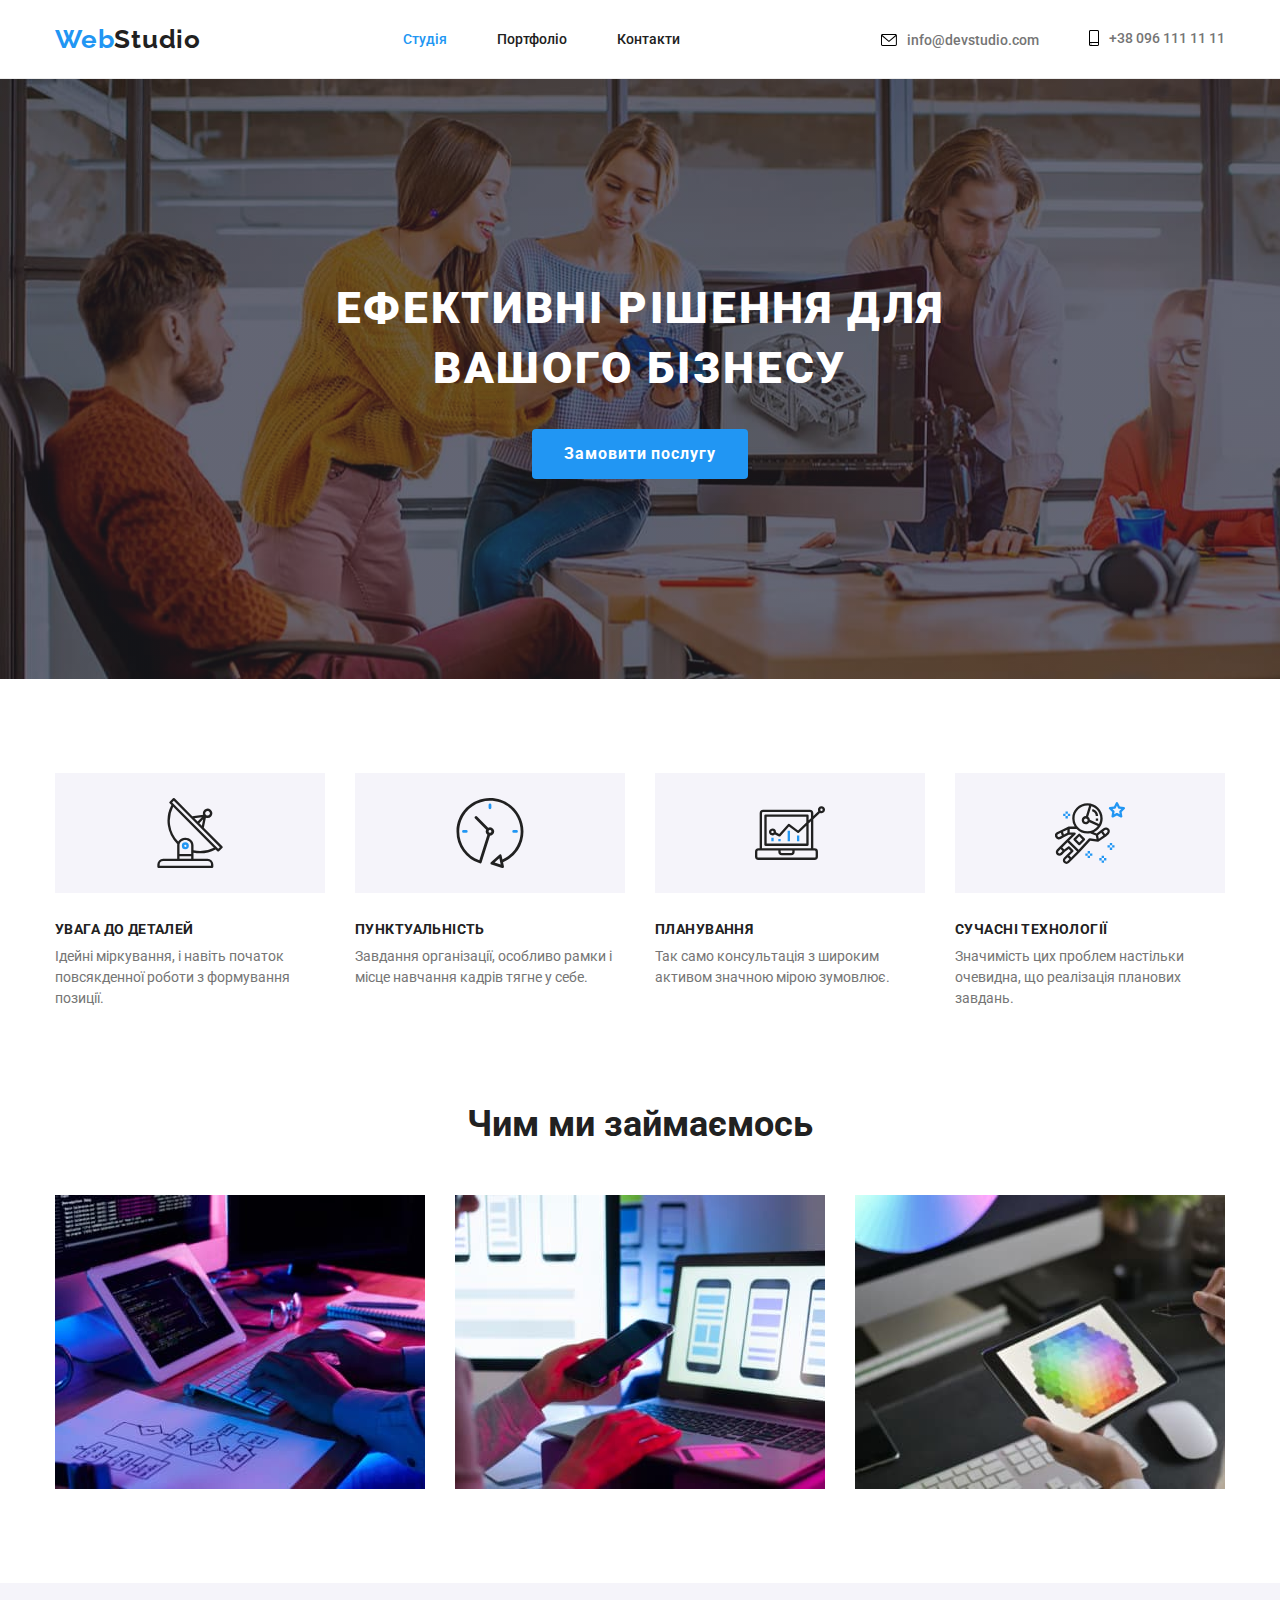
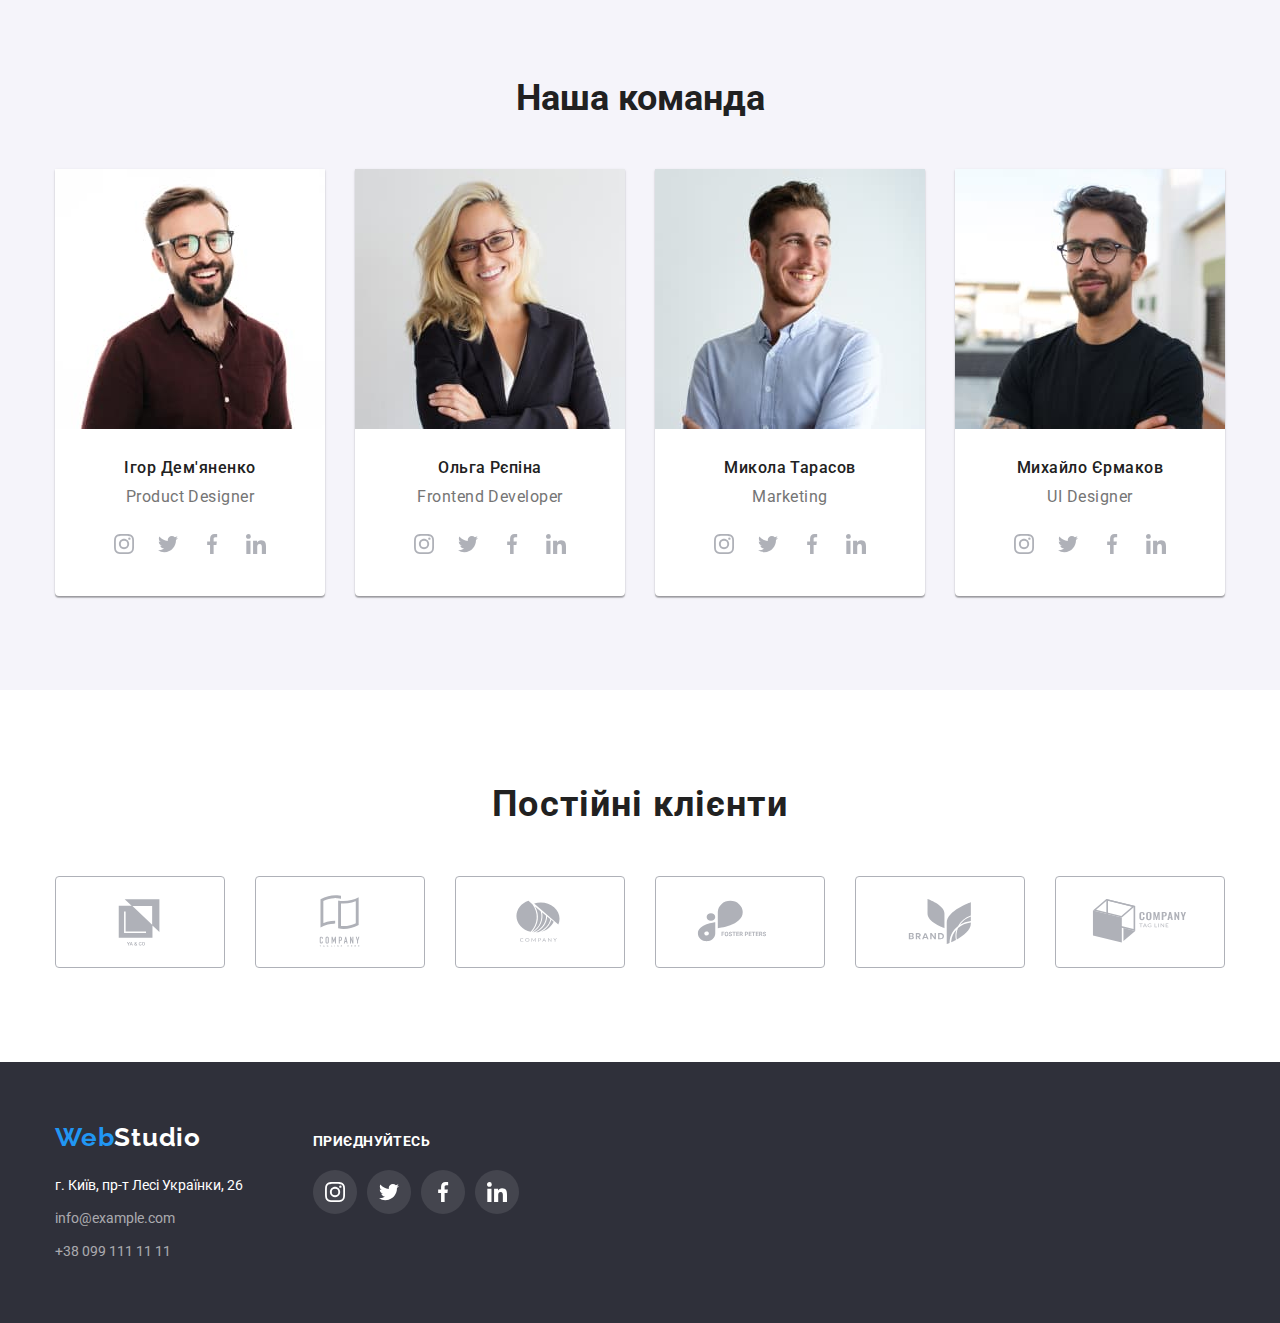
<file: index.html>
<!DOCTYPE html>
<html lang="uk">
  <head>
    <meta charset="UTF-8" />
    <meta http-equiv="X-UA-Compatible" content="IE=edge" />
    <meta name="viewport" content="width=device-width, initial-scale=1.0" />
    <title>Студія</title>
    <link
      href="https://fonts.googleapis.com/css2?family=Raleway:wght@700&family=Roboto:wght@400;500;700;900&display=swap"
      rel="stylesheet"
    />
    <link rel="stylesheet" href="./css/modern-normalize.css" />
    <link rel="stylesheet" href="./css/style.css" />
  </head>
  <body>
    <!-- HEADER -->
    <header>
      <div class="container header">
        <a href="./index.html" class="header-logo"><span>Web</span>Studio</a>
        <nav>
          <ul class="header-list">
            <li class="header-item">
              <a href="./index.html" class="header-link current">Студія</a>
            </li>
            <li class="header-item">
              <a href="./portfolio.html" class="header-link special"
                >Портфоліо</a
              >
            </li>
            <li class="header-item">
              <a href="#" class="header-link">Контакти</a>
            </li>
          </ul>
        </nav>
        <ul class="header-list">
          <li class="header-item">
            <a href="mailto:info@devstudio.com" class="header-contact special">
              <svg
                class="header-icon"
                width="16"
                height="12">
                <use href="./images/icons.svg#icon-envelope"></use>
              </svg>
              info@devstudio.com</a
            >
          </li>
          <li class="header-item">
            <a href="tel:+380961111111" class="header-contact">
              <svg
                class="header-icon"
                width="10"
                height="16"
              >
              <use href="./images/icons.svg#icon-smartphone"></use>
              </svg>
              +38 096 111 11 11</a
            >
          </li>
        </ul>
      </div>
    </header>
    <!-- BEGIN MAIN -->
    <main>
      <!-- FIRST SECTION -->
      <section class="hero section">
        <div class="container hero-container">
          <h1 class="hero-title">Ефективні рішення для вашого бізнесу</h1>
          <button type="button" class="hero-btn">Замовити послугу</button>
        </div>
      </section>
      <!-- SECOND SECTION -->
      <section class="content section">
        <div class="container">
          <h2 class="visually-hidden">Переваги</h2>
          <ul class="content-list">
            <li class="content-item">
              <div class="icon-container">
                <svg class="icon-antenna" width="70" height="70">
                  <use href="./images/icons.svg#icon-antenna-1"></use>
                </svg>
              </div>
              <h3 class="item-title">Увага до деталей</h3>
              <p class="item-text">
                Ідейні міркування, і навіть початок повсякденної роботи з
                формування позиції.
              </p>
            </li>
            <li class="content-item other">
              <div class="icon-container">
                <svg class="icon-clock" width="70" height="70">
                  <use href="./images/icons.svg#icon-clock-1"></use>
                </svg>
              </div>
              <h3 class="item-title">Пунктуальність</h3>
              <p class="item-text">
                Завдання організації, особливо рамки і місце навчання кадрів
                тягне у себе.
              </p>
            </li>
            <li class="content-item another">
              <div class="icon-container">
                <svg class="icon-diagram" width="70" height="70">
                  <use href="./images/icons.svg#icon-diagram-1"></use>
                </svg>
              </div>
              <h3 class="item-title">Планування</h3>
              <p class="item-text">
                Так само консультація з широким активом значною мірою зумовлює.
              </p>
            </li>
            <li class="content-item">
              <div class="icon-container">
                <svg class="icon-astronaut" width="70" height="70">
                  <use href="./images/icons.svg#icon-astronaut-1"></use>
                </svg>
              </div>
              <h3 class="item-title">Сучасні технології</h3>
              <p class="item-text">
                Значимість цих проблем настільки очевидна, що реалізація
                планових завдань.
              </p>
            </li>
          </ul>
        </div>
      </section>
      <!-- THIRD SECTION -->
      <section class="holder section">
        <div class="container">
          <h2 class="holder-caption">Чим ми займаємось</h2>
          <ul class="holder-list">
            <li class="holder-item">
              <img
                src="./images/develop.jpg"
                alt="Розробка"
                width="370"
                height="294"
              />
            </li>
            <li class="holder-item">
              <img
                src="./images/marketing.jpg"
                alt="Маркетинг"
                width="370"
                height="294"
              />
            </li>
            <li class="holder-item">
              <img
                src="./images/design.jpg"
                alt="Дизайн"
                width="370"
                height="294"
              />
            </li>
          </ul>
        </div>
      </section>
      <!-- FOURTH SECTION -->
      <section class="box section">
        <div class="container">
          <h2 class="box-headline">Наша команда</h2>
          <ul class="box-list">
            <li class="box-item">
              <img
                src="./images/first-employee.jpg"
                alt="Працівник"
                width="270"
              />
              <h3 class="box-title">Ігор Дем'яненко</h3>
              <p class="box-text">Product Designer</p>
              <ul class="network-links-list">
                <li class="network-link-item"><a href="" class="network-link">
                  <svg class="network" width="20" height="20">
                    <use href="./images/icons.svg#icon-instagram-2"></use>
                  </svg>
                </a></li>
                <li class="network-link-item"><a href="" class="network-link">
                  <svg class="network" width="20" height="20">
                    <use href="./images/icons.svg#icon-twitter-1"></use>
                  </svg>
                </a></li>
                <li class="network-link-item"><a href="" class="network-link">
                  <svg class="network" width="20" height="20">
                    <use href="./images/icons.svg#icon-facebook-1"></use>
                  </svg>
                </a></li>
                <li class="network-link-item"><a href="" class="network-link">
                  <svg class="network" width="20" height="20">
                    <use href="./images/icons.svg#icon-linkedin-1"></use>
                  </svg>
                </a></li>
              </ul>
            </li>
            <li class="box-item">
              <img
                src="./images/second-employee.jpg"
                alt="Працівник"
                width="270"
              />
              <h3 class="box-title">Ольга Рєпіна</h3>
              <p class="box-text">Frontend Developer</p>
              <ul class="network-links-list">
                <li class="network-link-item"><a href="" class="network-link">
                  <svg class="network" width="20" height="20">
                    <use href="./images/icons.svg#icon-instagram-2"></use>
                  </svg>
                </a></li>
                <li class="network-link-item"><a href="" class="network-link">
                  <svg class="network" width="20" height="20">
                    <use href="./images/icons.svg#icon-twitter-1"></use>
                  </svg>
                </a></li>
                <li class="network-link-item"><a href="" class="network-link">
                  <svg class="network" width="20" height="20">
                    <use href="./images/icons.svg#icon-facebook-1"></use>
                  </svg>
                </a></li>
                <li class="network-link-item"><a href="" class="network-link">
                  <svg class="network" width="20" height="20">
                    <use href="./images/icons.svg#icon-linkedin-1"></use>
                  </svg>
                </a></li>
              </ul>
            </li>
            <li class="box-item">
              <img
                src="./images/third-employee.jpg"
                alt="Працівник"
                width="270"
              />
              <h3 class="box-title">Микола Тарасов</h3>
              <p class="box-text">Marketing</p>
              <ul class="network-links-list">
                <li class="network-link-item"><a href="" class="network-link">
                  <svg class="network" width="20" height="20">
                    <use href="./images/icons.svg#icon-instagram-2"></use>
                  </svg>
                </a></li>
                <li class="network-link-item"><a href="" class="network-link">
                  <svg class="network" width="20" height="20">
                    <use href="./images/icons.svg#icon-twitter-1"></use>
                  </svg>
                </a></li>
                <li class="network-link-item"><a href="" class="network-link">
                  <svg class="network" width="20" height="20">
                    <use href="./images/icons.svg#icon-facebook-1"></use>
                  </svg>
                </a></li>
                <li class="network-link-item"><a href="" class="network-link">
                  <svg class="network" width="20" height="20">
                    <use href="./images/icons.svg#icon-linkedin-1"></use>
                  </svg>
                </a></li>
              </ul>
            </li>
            <li class="box-item">
              <img
                src="./images/fourth-employee.jpg"
                alt="Працівник"
                width="270"
              />
              <h3 class="box-title">Михайло Єрмаков</h3>
              <p class="box-text">UI Designer</p>
              <ul class="network-links-list">
                <li class="network-link-item"><a href="" class="network-link">
                  <svg class="network" width="20" height="20">
                    <use href="./images/icons.svg#icon-instagram-2"></use>
                  </svg>
                </a></li>
                <li class="network-link-item"><a href="" class="network-link">
                  <svg class="network" width="20" height="20">
                    <use href="./images/icons.svg#icon-twitter-1"></use>
                  </svg>
                </a></li>
                <li class="network-link-item"><a href="" class="network-link">
                  <svg class="network" width="20" height="20">
                    <use href="./images/icons.svg#icon-facebook-1"></use>
                  </svg>
                </a></li>
                <li class="network-link-item"><a href="" class="network-link">
                  <svg class="network" width="20" height="20">
                    <use href="./images/icons.svg#icon-linkedin-1"></use>
                  </svg>
                </a></li>
              </ul>
            </li>
          </ul>
        </div>
      </section>
      <section class="clients section">
        <div class="container">
          <h2 class="clients-section-title">Постійні клієнти</h2>
          <ul class="clients-list">
            <li class="clients-item">
                <svg class="clients-icon" width=" 106" height="60">
                  <use href="./images/icons.svg#icon-Logo"></use>
                </svg>
            </li>
            <li class="clients-item">
                <svg class="clients-icon" width=" 106" height="60">
                  <use href="./images/icons.svg#icon-Logo2"></use>
                </svg>
            </li>
            <li class="clients-item">
                <svg class="clients-icon" width=" 106" height="60">
                  <use href="./images/icons.svg#icon-Logo3"></use>
                </svg>
            </li>
            <li class="clients-item">
                <svg class="clients-icon" width=" 106" height="60">
                  <use href="./images/icons.svg#icon-Logo4"></use>
                </svg>
            </li>
            <li class="clients-item">
                <svg class="clients-icon" width=" 106" height="60">
                  <use href="./images/icons.svg#icon-Logo5"></use>
                </svg>
            </li>
            <li class="clients-item">
                <svg class="clients-icon" width=" 106" height="60">
                  <use href="./images/icons.svg#icon-Logo6"></use>
                </svg>
            </li>
          </ul>
        </div>
      </section>
      <!-- END MAIN -->
    </main>
    <!-- BEGIN FOOTER -->
    <footer class="footer">
      <div class="container">
        <div class="footer-container">
          <div class="address-container">
            <a href="./index.html" class="footer-logo"><span>Web</span>Studio</a>
            <address class="address">
              <ul class="footer-list">
                <li class="footer-item">
                  <a
                    href="https://www.google.com/maps/place/%D0%B1%D1%83%D0%BB%D1%8C%D0%B2%D0%B0%D1%80+%D0%9B%D0%B5%D1%81%D1%96+%D0%A3%D0%BA%D1%80%D0%B0%D1%97%D0%BD%D0%BA%D0%B8,+26,+%D0%9A%D0%B8%D1%97%D0%B2,+%D0%A3%D0%BA%D1%80%D0%B0%D1%97%D0%BD%D0%B0,+02000/data=!4m2!3m1!1s0x40d4cf0e033ecbe9:0x57a4dffefec77da0?sa=X&ved=2ahUKEwjnmKaF4vr4AhWhmIsKHePqBRAQ8gF6BAgGEAE"
                    target="_blank"
                    class="footer-link inner"
                  >
                    г. Київ, пр-т Лесі Українки, 26</a
                  >
                </li>
                <li class="footer-item">
                  <a href="mailto:info@example.com" class="footer-link"
                    >info@example.com
                  </a>
                </li>
                <li class="footer-item">
                  <a href="tel:+380991111111" class="footer-link"
                    >+38 099 111 11 11
                  </a>
                </li>
              </ul>
            </address>
          </div>
          <div class="network-container">
            <h3 class="footer-network-title">Приєднуйтесь</h3>
            <ul class="footer-network-list">
              <li class="footer-network-link-item">
                <a href="" class="footer-network-link">
                  <svg class="footer-network" width="20" height="20">
                    <use href="./images/icons.svg#icon-instagram-2"></use>
                  </svg>
                </a>
              </li>
              <li class="footer-network-link-item">
                <a href="" class="footer-network-link">
                  <svg class="footer-network" width="20" height="20">
                    <use href="./images/icons.svg#icon-twitter-1"></use>
                  </svg>
                </a>
              </li>
              <li class="footer-network-link-item">
                <a href="" class="footer-network-link">
                  <svg class="footer-network" width="20" height="20">
                    <use href="./images/icons.svg#icon-facebook-1"></use>
                  </svg>
                </a>
              </li>
              <li class="footer-network-link-item">
                <a href="" class="footer-network-link">
                  <svg class="footer-network" width="20" height="20">
                    <use href="./images/icons.svg#icon-linkedin-1"></use>
                  </svg>
                </a>
              </li>
            </ul>
          </div>
        </div>
      </div>
    </footer>
    <!-- END FOOTER -->
  </body>
</html>
</file>
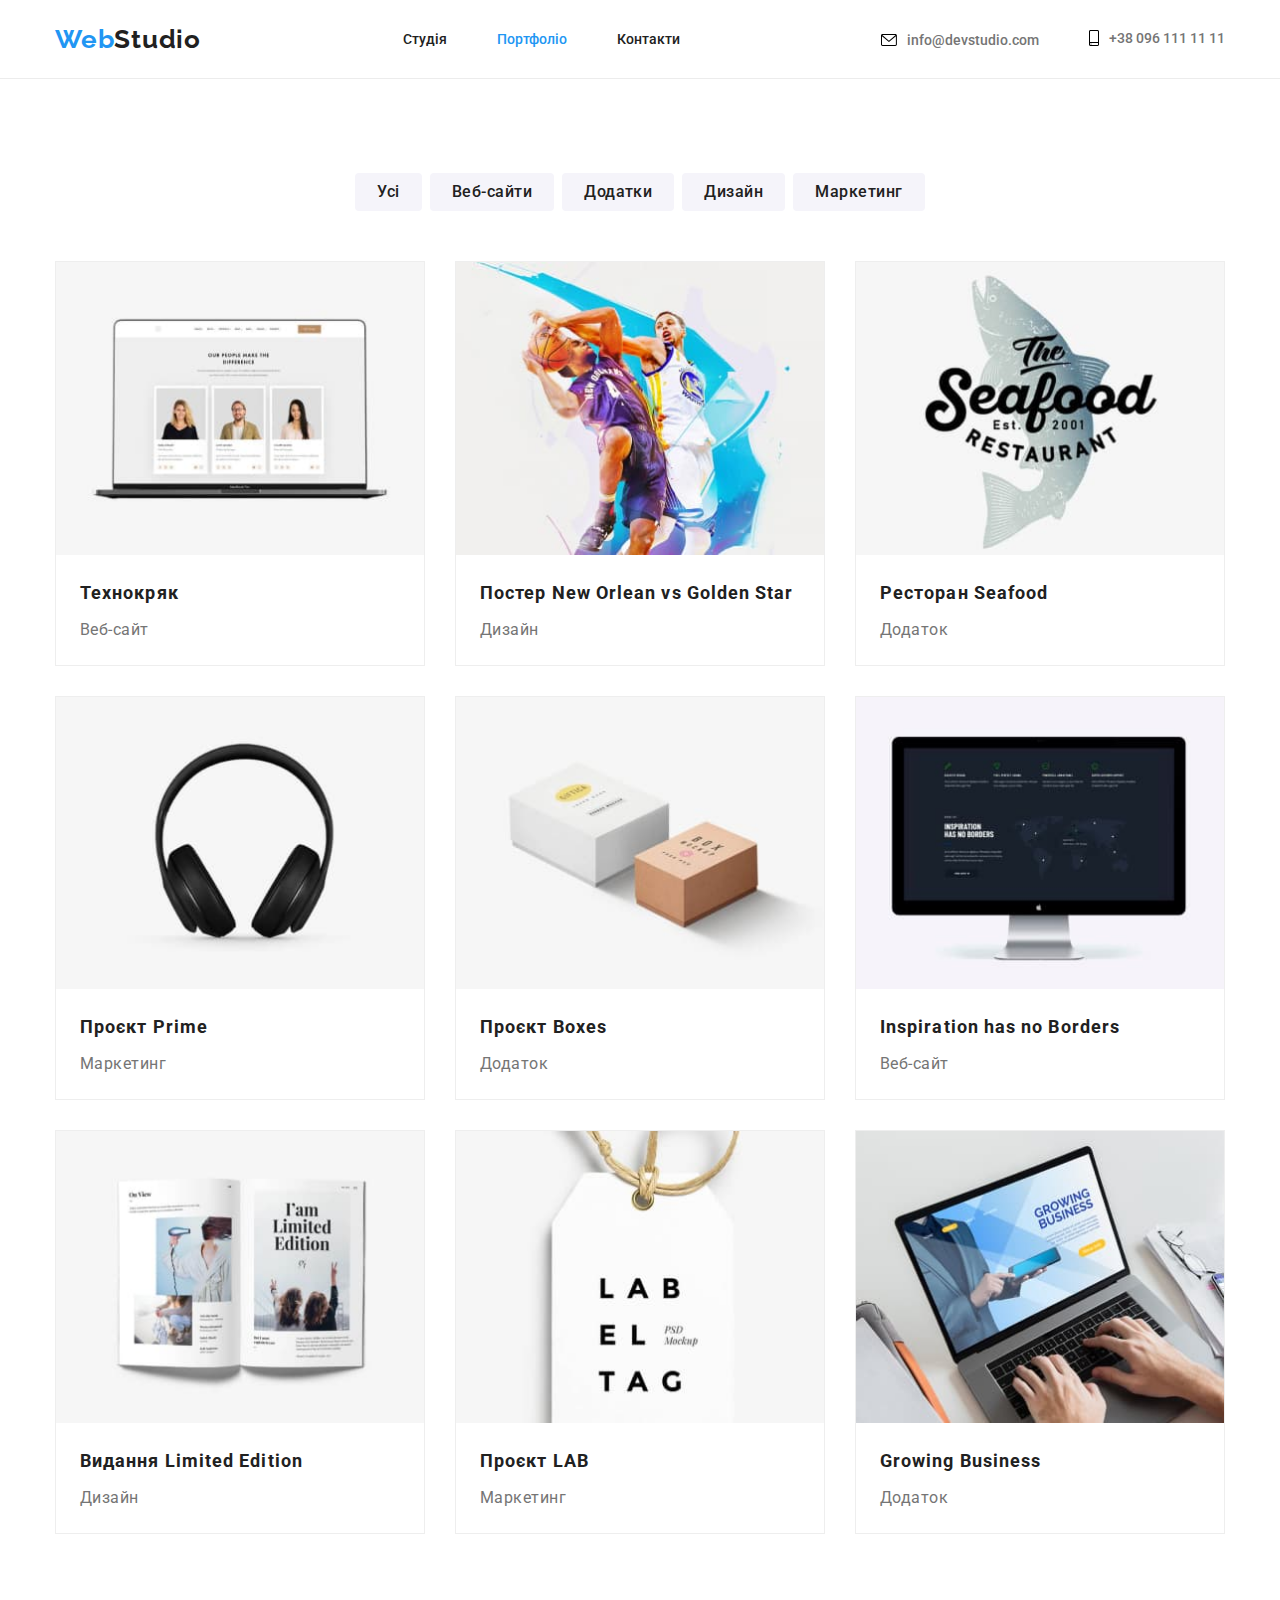
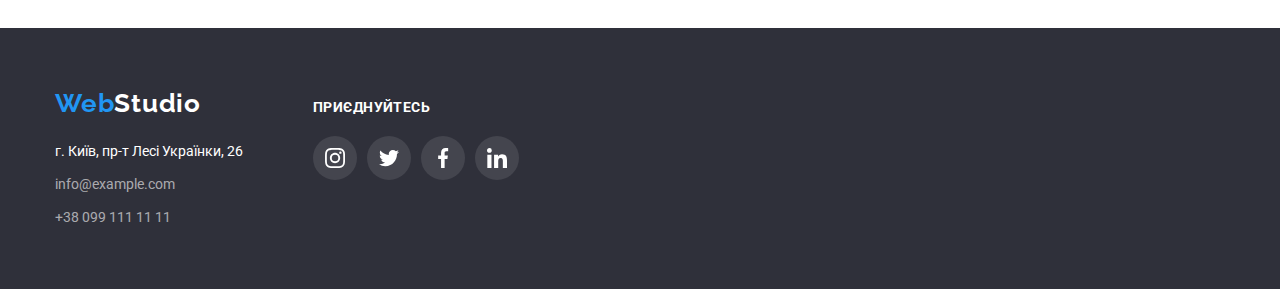
<file: portfolio.html>
<!DOCTYPE html>
<html lang="uk">
  <head>
    <meta charset="UTF-8" />
    <meta http-equiv="X-UA-Compatible" content="IE=edge" />
    <meta name="viewport" content="width=device-width, initial-scale=1.0" />
    <title>Портфоліо</title>
    <link
      href="https://fonts.googleapis.com/css2?family=Raleway:wght@700&family=Roboto:wght@400;500;700;900&display=swap"
      rel="stylesheet"
    />
    <link rel="stylesheet" href="./css/modern-normalize.css" />
    <link rel="stylesheet" href="./css/style.css" />
  </head>
  <body>
    <!-- HEADER -->
    <header>
      <div class="container header">
        <a href="./index.html" class="header-logo"><span>Web</span>Studio</a>
        <nav>
          <ul class="header-list">
            <li class="header-item">
              <a href="./index.html" class="header-link">Студія</a>
            </li>
            <li class="header-item">
              <a href="./portfolio.html" class="header-link special current"
                >Портфоліо</a
              >
            </li>
            <li class="header-item">
              <a href="#" class="header-link">Контакти</a>
            </li>
          </ul>
        </nav>
        <ul class="header-list">
          <li class="header-item">
            <a href="mailto:info@devstudio.com" class="header-contact special"
              >
              <svg
                class="header-icon"
                width="16"
                height="12">
                <use href="./images/icons.svg#icon-envelope"></use>
              </svg>
              info@devstudio.com</a
            >
          </li>
          <li class="header-item">
            <a href="tel:+380961111111" class="header-contact"
              >
              <svg
                class="header-icon"
                width="10"
                height="16"
              >
              <use href="./images/icons.svg#icon-smartphone"></use>
              </svg>
              +38 096 111 11 11</a
            >
          </li>
        </ul>
      </div>
    </header>
    <!-- MAIN -->
    <main>
      <!-- FIRST SECTION -->
      <section class="portfolio section">
        <div class="container">
          <h1 class="visually-hidden">Портфоліо</h1>
          <ul class="buttons-list">
            <li class="buttons-item">
              <button type="button" class="btn">Усі</button>
            </li>
            <li class="buttons-item">
              <button type="button" class="btn">Веб-сайти</button>
            </li>
            <li class="buttons-item">
              <button type="button" class="btn">Додатки</button>
            </li>
            <li class="buttons-item">
              <button type="button" class="btn">Дизайн</button>
            </li>
            <li class="buttons-item">
              <button type="button" class="btn">Маркетинг</button>
            </li>
          </ul>
          <ul class="portfolio-cards">
            <li class="portfolio-item">
              <a href="" class="portfolio-link">
                <img
                  src="./images/img.jpg"
                  alt="Веб-сайт"
                  width="370"
                  class="portfolio-img"
                />
                <div class="portfolio-content">
                  <h2 class="portfolio-title">Технокряк</h2>
                  <p class="portfolio-text">Веб-сайт</p>
                </div>
              </a>
            </li>
            <li class="portfolio-item">
              <a href="" class="portfolio-link">
                <img
                  src="./images/2img.jpg"
                  alt="Дизайн"
                  width="370"
                  class="portfolio-img"
                />
                <div class="portfolio-content">
                  <h2 class="portfolio-title">
                    Постер New Orlean vs Golden Star
                  </h2>
                  <p class="portfolio-text">Дизайн</p>
                </div>
              </a>
            </li>
            <li class="portfolio-item">
              <a href="" class="portfolio-link">
                <img
                  src="./images/3img.jpg"
                  alt="Додаток"
                  width="370"
                  class="portfolio-img"
                />
                <div class="portfolio-content">
                  <h2 class="portfolio-title">Ресторан Seafood</h2>
                  <p class="portfolio-text">Додаток</p>
                </div>
              </a>
            </li>
            <li class="portfolio-item">
              <a href="" class="portfolio-link">
                <img
                  src="./images/4img.jpg"
                  alt="Маркетинг"
                  width="370"
                  class="portfolio-img"
                />
                <div class="portfolio-content">
                  <h2 class="portfolio-title">Проєкт Prime</h2>
                  <p class="portfolio-text">Маркетинг</p>
                </div>
              </a>
            </li>
            <li class="portfolio-item">
              <a href="" class="portfolio-link">
                <img
                  src="./images/5img.jpg"
                  alt="Додаток"
                  width="370"
                  class="portfolio-img"
                />
                <div class="portfolio-content">
                  <h2 class="portfolio-title">Проєкт Boxes</h2>
                  <p class="portfolio-text">Додаток</p>
                </div>
              </a>
            </li>
            <li class="portfolio-item">
              <a href="" class="portfolio-link">
                <img
                  src="./images/6img.jpg"
                  alt="Веб-сайт"
                  width="370"
                  class="portfolio-img"
                />
                <div class="portfolio-content">
                  <h2 class="portfolio-title" lang="en">
                    Inspiration has no Borders
                  </h2>
                  <p class="portfolio-text">Веб-сайт</p>
                </div>
              </a>
            </li>
            <li class="portfolio-item">
              <a href="" class="portfolio-link">
                <img
                  src="./images/7img.jpg"
                  alt="Дизайн"
                  width="370"
                  class="portfolio-img"
                />
                <div class="portfolio-content">
                  <h2 class="portfolio-title">Видання Limited Edition</h2>
                  <p class="portfolio-text">Дизайн</p>
                </div>
              </a>
            </li>
            <li class="portfolio-item">
              <a href="" class="portfolio-link">
                <img
                  src="./images/8img.jpg"
                  alt="Маркетинг"
                  width="370"
                  class="portfolio-img"
                />
                <div class="portfolio-content">
                  <h2 class="portfolio-title">Проєкт LAB</h2>
                  <p class="portfolio-text">Маркетинг</p>
                </div>
              </a>
            </li>
            <li class="portfolio-item">
              <a href="" class="portfolio-link">
                <img
                  src="./images/9img.jpg"
                  alt="Додаток"
                  width="370"
                  class="portfolio-img"
                />
                <div class="portfolio-content">
                  <h2 class="portfolio-title" lang="en">Growing Business</h2>
                  <p class="portfolio-text">Додаток</p>
                </div>
              </a>
            </li>
          </ul>
        </div>
      </section>
    </main>
    <!-- FOOTER -->
    <footer class="footer">
      <div class="container">
        <div class="footer-container">
          <div class="address-container">
            <a href="./index.html" class="footer-logo"><span>Web</span>Studio</a>
            <address class="address">
              <ul class="footer-list">
                <li class="footer-item">
                  <a
                    href="https://www.google.com/maps/place/%D0%B1%D1%83%D0%BB%D1%8C%D0%B2%D0%B0%D1%80+%D0%9B%D0%B5%D1%81%D1%96+%D0%A3%D0%BA%D1%80%D0%B0%D1%97%D0%BD%D0%BA%D0%B8,+26,+%D0%9A%D0%B8%D1%97%D0%B2,+%D0%A3%D0%BA%D1%80%D0%B0%D1%97%D0%BD%D0%B0,+02000/data=!4m2!3m1!1s0x40d4cf0e033ecbe9:0x57a4dffefec77da0?sa=X&ved=2ahUKEwjnmKaF4vr4AhWhmIsKHePqBRAQ8gF6BAgGEAE"
                    target="_blank"
                    class="footer-link inner"
                  >
                    г. Київ, пр-т Лесі Українки, 26</a
                  >
                </li>
                <li class="footer-item">
                  <a href="mailto:info@example.com" class="footer-link"
                    >info@example.com
                  </a>
                </li>
                <li class="footer-item">
                  <a href="tel:+380991111111" class="footer-link"
                    >+38 099 111 11 11
                  </a>
                </li>
              </ul>
            </address>
          </div>
          <div class="network-container">
            <h3 class="footer-network-title">Приєднуйтесь</h3>
            <ul class="footer-network-list">
              <li class="footer-network-link-item">
                <a href="" class="footer-network-link">
                  <svg class="footer-network" width="20" height="20">
                    <use href="./images/icons.svg#icon-instagram-2"></use>
                  </svg>
                </a>
              </li>
              <li class="footer-network-link-item">
                <a href="" class="footer-network-link">
                  <svg class="footer-network" width="20" height="20">
                    <use href="./images/icons.svg#icon-twitter-1"></use>
                  </svg>
                </a>
              </li>
              <li class="footer-network-link-item">
                <a href="" class="footer-network-link">
                  <svg class="footer-network" width="20" height="20">
                    <use href="./images/icons.svg#icon-facebook-1"></use>
                  </svg>
                </a>
              </li>
              <li class="footer-network-link-item">
                <a href="" class="footer-network-link">
                  <svg class="footer-network" width="20" height="20">
                    <use href="./images/icons.svg#icon-linkedin-1"></use>
                  </svg>
                </a>
              </li>
            </ul>
          </div>
        </div>
      </div>
    </footer>
  </body>
</html>
</file>
<file: css/style.css>
:root{
    --brand-color: #212121;
    --basic-color: #FFFFFF;
    --background-color: #2F303A;
    --secondaryBg-color: #F5F4FA;
    --effect-text-color: #2196F3;
    --hover-button:#188CE8;
    --secondaryText-color: #757575;
    --footer-text-color: rgba(255,255,255,0.6);
    --footer-icon-elipse: rgba(255,255,255,0.1);
    --font-family-ral:'Raleway', sans-serif; 
    --font-family-rob:'Roboto', sans-serif;
    --basic-border-color: #ECECEC;
    --border-color: #EEEEEE;
    --icons-color: #AFB1B8;
}
body{
    height: 100%;
    font-family: var(--font-family-rob);
    background-color: var(--basic-color);
    color: var(--brand-color);
}
ul{
    margin: 0;
    padding: 0;
}
h1,
h2,
h3,
p{
    margin: 0;
    padding: 0;
}
img{
    display: block;
    max-width: 100%;
    height: auto;
}
.section{
    width: 100%;
    padding: 94px 0;
}
::selection{
    color: var(--basic-color);
    background-color: var(--brand-color);
}
.container{
    width: 100%;
    max-width: 1200px;
    margin: 0 auto;
    padding: 0 15px;
}
/* HEADER */
header{
    border-bottom: 1px solid var(--basic-border-color);
}
.header{
    display: flex;
    align-items: center;
    justify-content: space-between;
}
.header-logo{
    font-family: var(--font-family-ral);
    font-weight: 700;
    font-size: 26px;
    letter-spacing: 0.03em;
    line-height: 1.17;
    text-decoration: none;
    color: var(--brand-color);
}
span{
    color: var(--effect-text-color);
}
.header-list{
    display: flex;
    align-items: baseline;
}
.header-item{
    list-style: none;
    display: flex;
    align-self: baseline;
}
.header-item:not(:last-child){
    margin-right: 50px;
}

.header-link{
    display: inline-block;
    padding: 31px 0;
    color: var(--brand-color);
    text-decoration:none;
    font-weight: 500;
    font-size: 14px;
    line-height: 1.17;
}
.header-link.current{
    color: var(--effect-text-color);
}
.header-contact{
    color: var(--secondaryText-color);
    text-decoration:none;
    font-weight: 500;
    font-size: 14px;
    line-height: 1.17;
    display: flex;
    align-items: center;
}
.header-link:hover,
.header-link:focus,
.header-contact:hover,
.header-contact:focus{
    color: var(--effect-text-color);
}
.header-icon{
    margin-right: 10px;
}
.header-contact:hover,
.header-contact:focus .header-icon{
    fill: var(--effect-text-color);
}
/* FIRST SECTION */
.hero{
    max-width: 1600px;
    margin: 0 auto;
    background-image: linear-gradient(to right,
    rgba(47, 48, 58, 0.4),
    rgba(47, 48, 58, 0.4)),
    url(../images/Img\ \(1\).jpg);
    padding: 200px 0 200px;
    background-color: var(--background-color);
    text-align: center;
}
.hero-container{
    display: flex;
    flex-direction: column;
    justify-content: center;
    align-items: center;
}
.hero-title{
    margin-bottom: 30px;
    max-width: 696px;
    font-weight: 900;
    font-size: 44px;
    color: var(--basic-color);
    letter-spacing: 0.06em;
    line-height: 1.36;
    text-transform: uppercase;
}
.hero-btn{
    padding: 10px 32px;
    font-family: inherit;
    font-weight: 700;
    font-size: 16px;
    color: var(--basic-color);
    letter-spacing: 0.06em;
    line-height: 1.87;
    cursor: pointer;
    text-align:center;
    background-color: var(--effect-text-color);
    border-radius: 4px;
    border:none;
}
.hero-btn:hover,
.hero-btn:focus{
    background-color: var(--hover-button);
}
/* SECOND SECTION */
.visually-hidden {
    position: absolute;
      white-space: nowrap;
      width: 1px;
      height: 1px;
      overflow: hidden;
      border: 0;
      padding: 0;
      clip: rect(0 0 0 0);
      clip-path: inset(50%);
      margin: -1px;
  }
.content-list{
    display: flex;
    justify-content: center;
  }
.content-item{
    max-width: 270px;
    list-style: none;
}
.content-item:not(:last-child){
    margin-right: 30px;
}
/* .content-item::before{
    height: 120px;
    width: 270px;
    content: "";
    display: block;
    background-color: var(--secondaryBg-color);
    margin-bottom: 30px;

} */
.icon-container{
    height: 120px;
    width: 270px;
    content: "";
    display: block;
    background-color: var(--secondaryBg-color);
    margin-bottom: 30px;
    display: flex;
    align-items: center;
    justify-content: center;
}
.item-title{
    text-transform: uppercase;
    margin-bottom: 10px;
    font-size: 14px;
    line-height: 0.91;
    letter-spacing: 0.03em;
}
.item-text{
    width: 270px;
    font-size: 14px;
    color: var(--secondaryText-color);
    line-height: 1.5;
}
/* THIRD SECTION */
.holder{
    padding: 0 0 94px 0;
    text-align: center;
}
.holder-caption{
    margin-bottom: 50px;
    font-size: 36px;
    line-height:1.1719;
}
.holder-list{
    display: flex;
}
.holder-item{
    list-style: none;
}
.holder-item:not(:last-child){
    margin-right: 30px;
}
/* FOURTH SECTION */
.box{
    text-align: center;
    background-color: var(--secondaryBg-color);
}
.box-headline{
    margin-bottom: 50px;
    font-size: 36px;
    line-height: 1.1719;
}
.box-list{
    display: flex;
}
.box-item{
    list-style: none;
    background-color: var(--basic-color);
    border-radius: 0px 0px 4px 4px;
    box-shadow: 0px 1px 3px rgba(0, 0, 0, 0.12), 0px 1px 1px rgba(0, 0, 0, 0.14), 0px 2px 1px rgba(0, 0, 0, 0.2);
}
.box-item:not(:last-child){
    margin-right: 30px;
}
.box-item > img{
    margin-bottom: 30px;
}
.box-title{
    margin-bottom: 10px;
    color: var(--brand-color);
    font-weight: 500;
    font-size: 16px;
    line-height: 1.17;
    letter-spacing: 0.03em;
}
.box-text{
    margin-bottom: 16px;
    color: var(--secondaryText-color);
    font-size: 16px;
    line-height: 1.17;
    letter-spacing: 0.03em;
}
.network-links-list{
    display: flex;
    justify-content: center;
    list-style: none;
}
.network-link{
    width: 44px;
    height: 44px;
    display: flex;
    justify-content: center;
    align-items: center;
    border-radius: 50%;
    margin-bottom: 30px;
}
.network-link:not(:last-child){
    margin-right: 10px;
}
.network{
    fill: var(--icons-color);
}
/* .social:hover{
    fill: var(--basic-color);
} */
.network-link:hover,
.network-link:focus{
    background-color: var(--effect-text-color);
}
.network-link:hover .network{
    fill: var(--basic-color);
}
.network-link:focus .network{
    fill: var(--basic-color);
}
/* FIVETH SECTION */
.clients-section-title{
    margin-bottom: 50px;
    font-size: 36px;
    line-height: 1.16;
    text-align: center;
    letter-spacing: 0.03em;
}
.clients-list{
    list-style: none;
    display: flex;
}
.clients-item{
    width: 170px;
    height: 92px;
    border: 1px solid var(--icons-color);
    border-radius: 4px;
    display: flex;
    align-items: center;
    justify-content: center;
}
.clients-item:not(:last-child){
    margin-right: 30px;
}
.clients-item:hover{
    border: 1px solid var(--effect-text-color);
}
.clients-item:hover .clients-icon{
    fill: var(--effect-text-color);
}
.clients-icon{
    fill: var(--icons-color);
}
/* FOOTER */
.footer{
    width: 100%;
    padding: 60px 0;
    background-color: var(--background-color);
}
.address{
    font-style: normal;
}
.footer-logo{
    display: inline-block;
    margin-bottom: 20px;
    font-family: var(--font-family-ral);
    font-weight: 700;
    font-size: 26px;
    line-height: 1.17;
    letter-spacing: 0.03em;
    text-decoration: none;
    color: var(--basic-color);
}
.footer-item{
    list-style: none;
}
.footer-item:not(:last-child){
    margin-bottom: 9px;
}
.footer-link{
    display: inline-block;
    font-size: 14px;
    line-height: 1.7144;
    text-decoration: none;
    color: var(--footer-text-color);
}
.inner{
    color: var(--basic-color);
}
.footer-link:hover,
.footer-link:focus,
.inner:hover,
.inner:focus{
    color: var(--effect-text-color);
}
.network-container{
    margin-top: 12px;
}
.footer-network-list{
    display: flex;
    list-style: none;
}
.footer-network-link{
    width: 44px;
    height: 44px;
    background-color: var(--footer-icon-elipse);
    display: flex;
    justify-content: center;
    align-items: center;
    border-radius: 50%;
}
.footer-network-link:hover,
.footer-network-link:focus{
    background-color: var(--effect-text-color);
}
.footer-network-link-item:not(:last-child){
    margin-right: 10px;
}
.footer-network{
    fill: var(--basic-color);
}
.footer-network-title{
    margin-bottom: 20px;
    font-size: 14px;
    line-height: 1.14;
    letter-spacing: 0.03em;
    text-transform: uppercase;
    color: var(--basic-color);
}
.address-container{
    margin-right: 70px;
}
.footer-container{
    display: flex;
}
/* PORTFOLIO FIRST SECTION */
.headline{
    display: none;
}
.portfolio{
    padding: 94px 0 94px;
}
.buttons-list{
    margin-bottom: 50px;
    display: flex;
    align-items: center;
    justify-content: center;
}
.buttons-item{
    list-style: none;
}
.buttons-item:not(:last-child){
    margin-right: 8px;
}
.btn{
    padding: 6px 22px;
    color: var(--brand-color);
    font-size: 16px;
    font-weight: 500;
    font-family: inherit;
    line-height: 1.62;
    letter-spacing: 0.03em;
    border: none;
    border-radius: 4px;
    cursor: pointer;
    background-color: var(--secondaryBg-color);
}
.btn:active{
    color: var(--basic-color);
    background-color: var(--effect-text-color);
    border-radius: 4px;
    box-shadow: 0px 3px 1px rgba(0, 0, 0, 0.1), 0px 1px 2px rgba(0, 0, 0, 0.8), 0px 2px 2px rgba(0, 0, 0, 0.12);
}
.btn:hover,
.btn:focus{
    color: var(--basic-color);
    background-color: var(--effect-text-color);;
}
.portfolio-cards{
    display: flex;
    flex-wrap: wrap;
    gap: 30px;
}
.portfolio-item{
    flex-basis: calc((100% - 60px) / 3);
    list-style: none;
    border: 1px solid var(--border-color);
}
.portfolio-img{
    margin-bottom: 20px;
}
.portfolio-title{
    margin-bottom: 4px;
    font-size: 18px;
    line-height: 2;
    letter-spacing: 0.06em;
}
.portfolio-text{
    margin-bottom: 20px;
    color: var(--secondaryText-color);
    font-size: 16px;
    line-height: 1.87;
    letter-spacing: 0.03em;
}
.portfolio-content{
    padding-left: 24px;
}
.portfolio-link{
    text-decoration: none;
    color: var(--brand-color);
}
.portfolio-item:hover,
.portfolio-item:focus{
    box-shadow: 0px 1px 1px rgba(0, 0, 0, 0.12), 0px 4px 4px rgba(0, 0, 0, 0.06), 1px 4px 6px rgba(0, 0, 0, 0.16);
}
</file>
